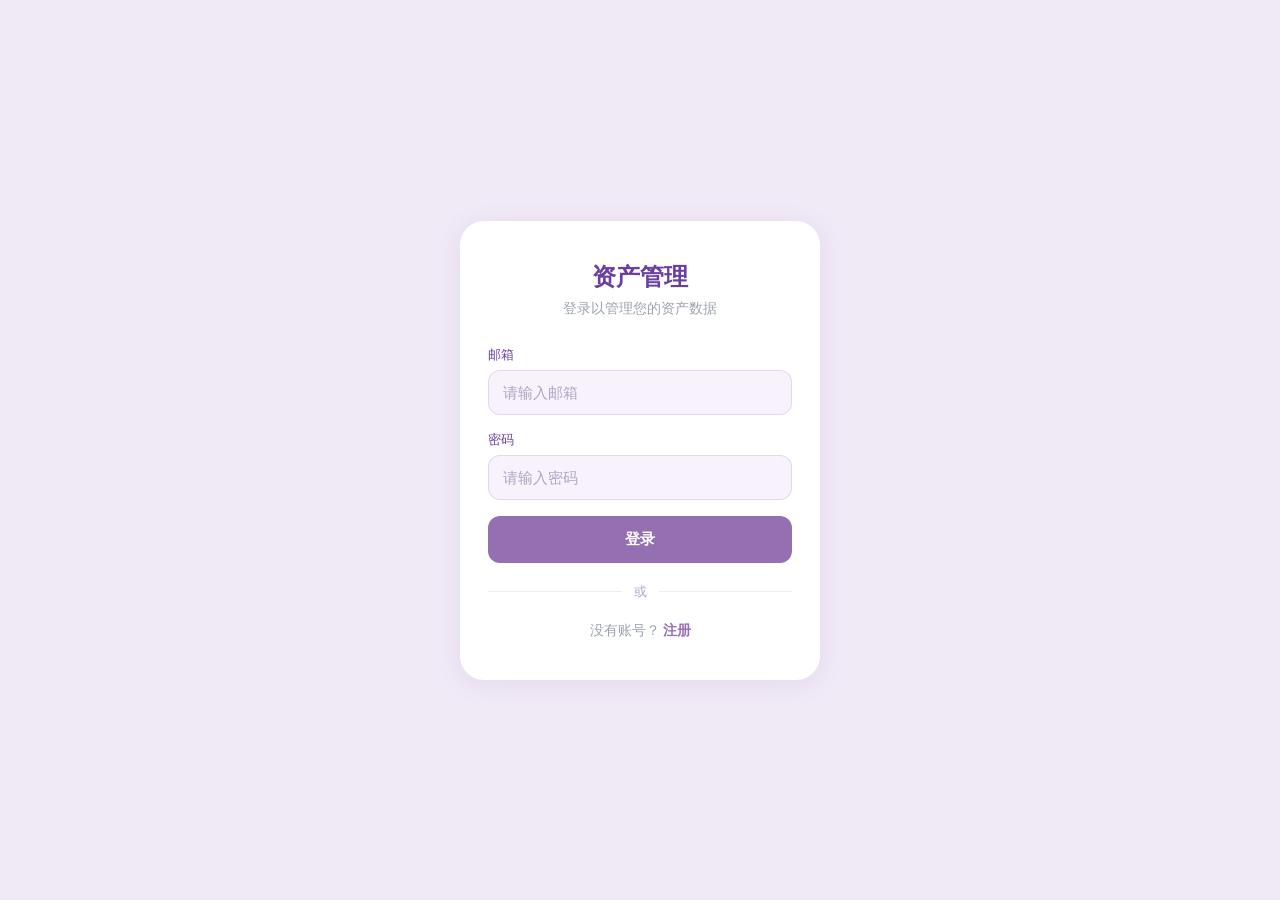
<file: login.html>
<!DOCTYPE html>
<html lang="zh-CN">
<head>
  <meta charset="UTF-8">
  <meta name="viewport" content="width=device-width, initial-scale=1.0, viewport-fit=cover">
  <title>登录 - 资产管理</title>
  <link rel="preconnect" href="https://fonts.googleapis.com">
  <link rel="preconnect" href="https://fonts.gstatic.com" crossorigin>
  <link href="https://fonts.googleapis.com/css2?family=Outfit:wght@300;400;500;600;700&display=swap" rel="stylesheet">
  <link rel="icon" href="icon.png" type="image/png">
  <meta name="theme-color" content="#F0E9F6">
  <link rel="stylesheet" href="js/theme.css">
  <script src="js/theme.js"></script>
  <script src="js/supabase.min.js"></script>
  <style>
    * { margin: 0; padding: 0; box-sizing: border-box; }

    body {
      font-family: 'Outfit', -apple-system, BlinkMacSystemFont, sans-serif;
      background: var(--bg);
      min-height: 100vh;
      min-height: 100dvh;
      color: #2d2d3a;
      -webkit-font-smoothing: antialiased;
      display: flex;
      align-items: center;
      justify-content: center;
      padding: 20px;
    }

    .auth-card {
      background: #fff;
      border-radius: 24px;
      padding: 40px 28px;
      width: 100%;
      max-width: 360px;
      box-shadow: 0 4px 24px rgba(148,111,178,0.12);
    }

    .auth-title {
      font-size: 1.5rem;
      font-weight: 700;
      text-align: center;
      color: var(--accent);
      margin-bottom: 6px;
    }

    .auth-subtitle {
      text-align: center;
      color: #9ca3af;
      font-size: 0.85rem;
      margin-bottom: 28px;
    }

    .form-group {
      margin-bottom: 16px;
    }

    .form-group label {
      display: block;
      font-size: 0.8rem;
      font-weight: 500;
      color: var(--accent);
      margin-bottom: 6px;
    }

    .form-group input {
      width: 100%;
      padding: 12px 14px;
      background: var(--card);
      border: 1px solid rgba(148,111,178,0.2);
      border-radius: 12px;
      color: #2d2d3a;
      font-size: 0.95rem;
      font-family: inherit;
      transition: border-color 0.2s;
    }

    .form-group input:focus {
      outline: none;
      border-color: var(--primary);
    }

    .form-group input::placeholder { color: #b0a4c4; }

    .auth-error {
      background: rgba(239,68,68,0.1);
      color: #ef4444;
      padding: 10px 14px;
      border-radius: 10px;
      font-size: 0.82rem;
      margin-bottom: 14px;
      text-align: center;
    }

    .auth-success {
      background: rgba(34,197,94,0.1);
      color: #22c55e;
      padding: 10px 14px;
      border-radius: 10px;
      font-size: 0.82rem;
      margin-bottom: 14px;
      text-align: center;
    }

    .btn {
      width: 100%;
      padding: 13px;
      border: none;
      border-radius: 12px;
      font-size: 0.95rem;
      font-weight: 600;
      font-family: inherit;
      cursor: pointer;
      transition: opacity 0.2s;
    }

    .btn:active { opacity: 0.85; }

    .btn-primary {
      background: var(--primary);
      color: #fff;
    }

    .auth-divider {
      display: flex;
      align-items: center;
      margin: 20px 0;
      color: #b0a4c4;
      font-size: 0.8rem;
    }

    .auth-divider::before, .auth-divider::after {
      content: '';
      flex: 1;
      height: 1px;
      background: rgba(148,111,178,0.15);
    }

    .auth-divider span { padding: 0 12px; }

    .auth-switch {
      text-align: center;
      margin-top: 20px;
      font-size: 0.85rem;
      color: #9ca3af;
    }

    .btn-link {
      background: none;
      border: none;
      color: var(--primary);
      font-weight: 600;
      font-family: inherit;
      font-size: 0.85rem;
      cursor: pointer;
    }
  </style>
</head>
<body>
  <div class="auth-card">
    <h1 class="auth-title">资产管理</h1>
    <p class="auth-subtitle">登录以管理您的资产数据</p>

    <!-- 登录表单 -->
    <form id="loginForm">
      <div class="form-group">
        <label for="loginEmail">邮箱</label>
        <input type="email" id="loginEmail" required placeholder="请输入邮箱">
      </div>
      <div class="form-group">
        <label for="loginPassword">密码</label>
        <input type="password" id="loginPassword" required placeholder="请输入密码" minlength="6">
      </div>
      <div id="loginError" class="auth-error" style="display:none;"></div>
      <button type="submit" class="btn btn-primary">登录</button>
    </form>

    <div class="auth-divider"><span>或</span></div>

    <!-- 注册表单 -->
    <form id="registerForm" style="display:none;">
      <div class="form-group">
        <label for="registerEmail">邮箱</label>
        <input type="email" id="registerEmail" required placeholder="请输入邮箱">
      </div>
      <div class="form-group">
        <label for="registerPassword">密码</label>
        <input type="password" id="registerPassword" required placeholder="请输入密码（至少6位）" minlength="6">
      </div>
      <div id="registerError" class="auth-error" style="display:none;"></div>
      <div id="registerSuccess" class="auth-success" style="display:none;"></div>
      <button type="submit" class="btn btn-primary">注册</button>
    </form>

    <div class="auth-switch">
      <span id="switchText">没有账号？</span>
      <button type="button" class="btn-link" id="switchBtn" onclick="toggleForm()">注册</button>
    </div>
  </div>

  <script src="js/api.js"></script>
  <script>
    document.addEventListener('DOMContentLoaded', async () => {
      await waitForSupabase();
      const user = await getCurrentUser();
      if (user) window.location.href = 'index.html';
    });

    let isLoginMode = true;

    function toggleForm() {
      isLoginMode = !isLoginMode;
      document.getElementById('loginForm').style.display = isLoginMode ? 'block' : 'none';
      document.getElementById('registerForm').style.display = isLoginMode ? 'none' : 'block';
      document.getElementById('switchText').textContent = isLoginMode ? '没有账号？' : '已有账号？';
      document.getElementById('switchBtn').textContent = isLoginMode ? '注册' : '登录';
      document.getElementById('loginError').style.display = 'none';
      document.getElementById('registerError').style.display = 'none';
      document.getElementById('registerSuccess').style.display = 'none';
    }

    document.getElementById('loginForm').addEventListener('submit', async (e) => {
      e.preventDefault();
      document.getElementById('loginError').style.display = 'none';
      const email = document.getElementById('loginEmail').value;
      const password = document.getElementById('loginPassword').value;
      try {
        await signIn(email, password);
        window.location.href = 'index.html';
      } catch (error) {
        const el = document.getElementById('loginError');
        el.textContent = error.message || '登录失败';
        el.style.display = 'block';
      }
    });

    document.getElementById('registerForm').addEventListener('submit', async (e) => {
      e.preventDefault();
      document.getElementById('registerError').style.display = 'none';
      document.getElementById('registerSuccess').style.display = 'none';
      const email = document.getElementById('registerEmail').value;
      const password = document.getElementById('registerPassword').value;
      try {
        const result = await signUp(email, password);
        if (result.needsConfirmation) {
          const el = document.getElementById('registerError');
          el.textContent = '请查收邮箱确认链接';
          el.style.display = 'block';
        } else {
          const el = document.getElementById('registerSuccess');
          el.textContent = '注册成功，正在跳转...';
          el.style.display = 'block';
          setTimeout(() => { window.location.href = 'index.html'; }, 1000);
        }
      } catch (error) {
        const el = document.getElementById('registerError');
        el.textContent = error.message || '注册失败';
        el.style.display = 'block';
      }
    });
  </script>
</body>
</html>
</file>
<file: js/theme.css>
:root {
  --bg: #F0E9F6;
  --card: #F7F2FB;
  --primary: #946FB2;
  --accent: #6b3fa0;
  --流动: #a78bfa;
  --基金: #60a5fa;
  --股票: #f472b6;
}
</file>
